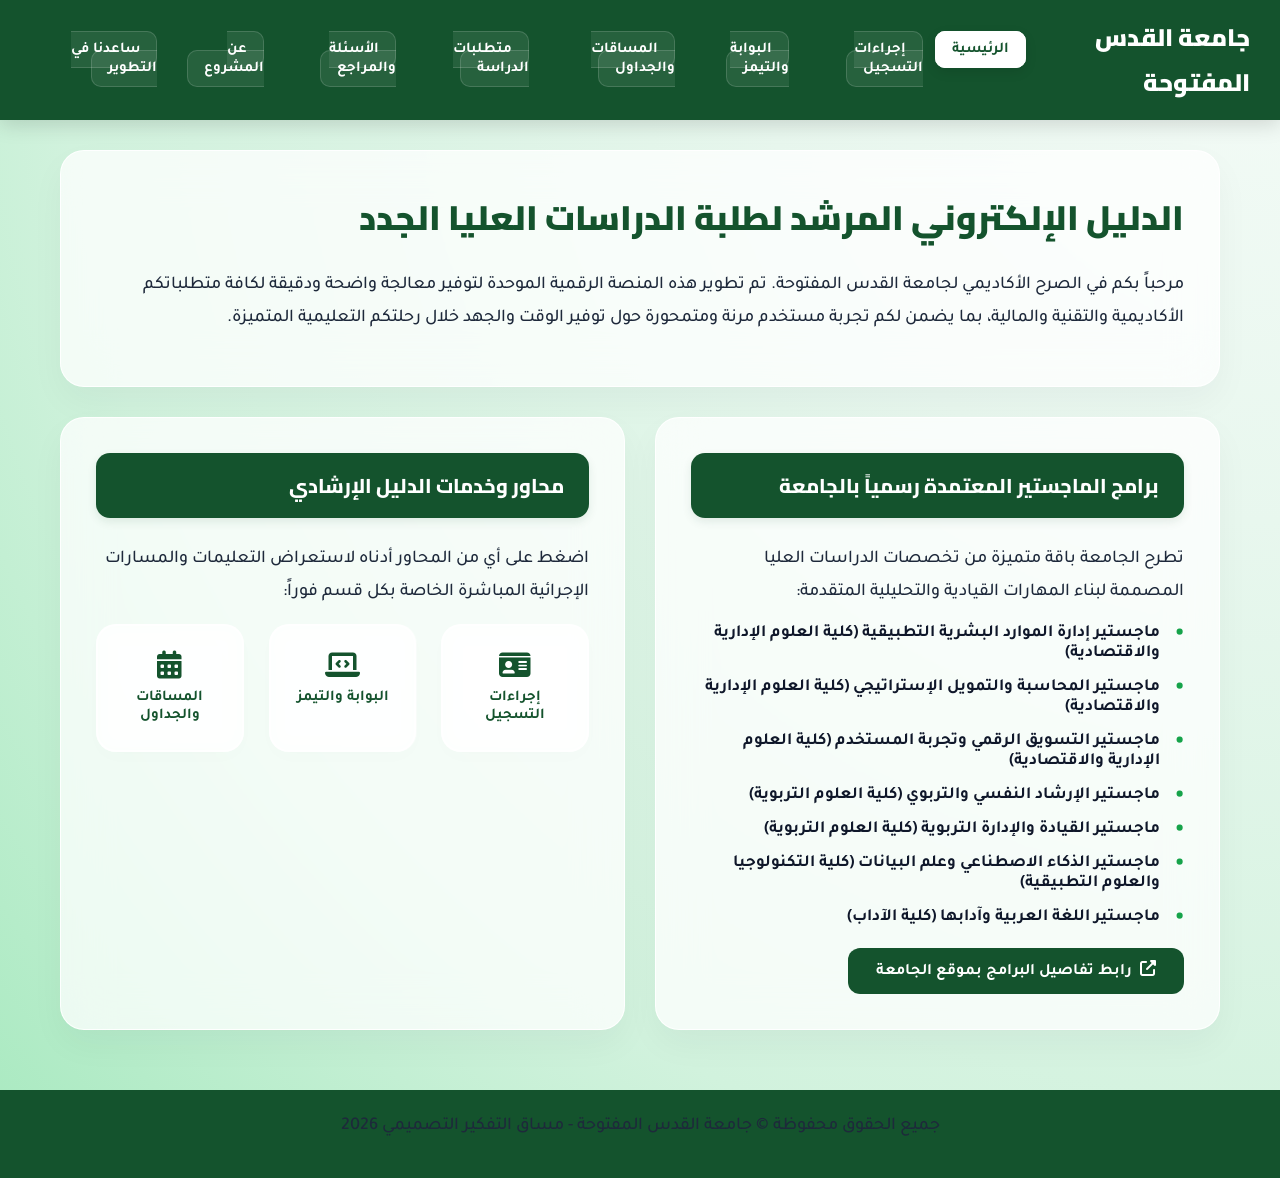
<file: index.html>
<!DOCTYPE html>
<html lang="ar" dir="rtl">
<head>
    <meta charset="UTF-8">
    <meta name="viewport" content="width=device-width, initial-scale=1.0">
    <title>الدليل الإلكتروني الموحد - جامعة القدس المفتوحة</title>
    <link rel="stylesheet" href="css/style.css">
    <link rel="stylesheet" href="https://cdnjs.cloudflare.com/ajax/libs/font-awesome/6.5.1/css/all.min.css">
</head>
<body>
    <nav class="navbar">
        <a href="index.html" class="navbar-brand">جامعة القدس المفتوحة</a>
        <div class="menu-toggle" onclick="document.querySelector('.nav-links').classList.toggle('show')">
            <i class="fas fa-bars"></i>
        </div>
        <ul class="nav-links">
            <li><a href="index.html" class="active">الرئيسية</a></li>
            <li><a href="pages/registration.html">إجراءات التسجيل</a></li>
            <li><a href="pages/portal.html">البوابة والتيمز</a></li>
            <li><a href="pages/courses.html">المساقات والجداول</a></li>
            <li><a href="pages/requirements.html">متطلبات الدراسة</a></li>
            <li><a href="pages/faqs.html">الأسئلة والمراجع</a></li>
            <li><a href="pages/about.html">عن المشروع</a></li>
            <li><a href="pages/feedback.html">ساعدنا في التطوير</a></li>
        </ul>
    </nav>

    <div class="container">
        <div class="glass-card">
            <h1>الدليل الإلكتروني المرشد لطلبة الدراسات العليا الجدد</h1>
            <p>مرحباً بكم في الصرح الأكاديمي لجامعة القدس المفتوحة. تم تطوير هذه المنصة الرقمية الموحدة لتوفير معالجة واضحة ودقيقة لكافة متطلباتكم الأكاديمية والتقنية والمالية، بما يضمن لكم تجربة مستخدم مرنة ومتمحورة حول توفير الوقت والجهد خلال رحلتكم التعليمية المتميزة.</p>
        </div>

        <div class="grid-2">
            <div class="glass-card">
                <div class="section-header">برامج الماجستير المعتمدة رسمياً بالجامعة</div>
                <p>تطرح الجامعة باقة متميزة من تخصصات الدراسات العليا المصممة لبناء المهارات القيادية والتحليلية المتقدمة:</p>
                <div class="list-item"><b>ماجستير إدارة الموارد البشرية التطبيقية</b> (كلية العلوم الإدارية والاقتصادية)</div>
                <div class="list-item"><b>ماجستير المحاسبة والتمويل الإستراتيجي</b> (كلية العلوم الإدارية والاقتصادية)</div>
                <div class="list-item"><b>ماجستير التسويق الرقمي وتجربة المستخدم</b> (كلية العلوم الإدارية والاقتصادية)</div>
                <div class="list-item"><b>ماجستير الإرشاد النفسي والتربوي</b> (كلية العلوم التربوية)</div>
                <div class="list-item"><b>ماجستير القيادة والإدارة التربوية</b> (كلية العلوم التربوية)</div>
                <div class="list-item"><b>ماجستير الذكاء الاصطناعي وعلم البيانات</b> (كلية التكنولوجيا والعلوم التطبيقية)</div>
                <div class="list-item"><b>ماجستير اللغة العربية وآدابها</b> (كلية الآداب)</div>
                <div style="margin-top: 20px;">
                    <a href="https://www.qou.edu/ar/admission_Reg/master/masters.jsp" target="_blank" class="btn"><i class="fas fa-external-link-alt" style="margin-left: 8px;"></i>رابط تفاصيل البرامج بموقع الجامعة</a>
                </div>
            </div>

            <div class="glass-card">
                <div class="section-header">محاور وخدمات الدليل الإرشادي</div>
                <p>اضغط على أي من المحاور أدناه لاستعراض التعليمات والمسارات الإجرائية المباشرة الخاصة بكل قسم فوراً:</p>
                <div class="grid-3" style="margin-top: 15px;">
                    <div class="tile" onclick="openModal('إجراءات القبول والتسجيل', 'يتضمن هذا المحور تفصيل تسلسل خطوات القبول الفعلي، وحصر الوثائق الثبوتية الأساسية، وجدول المستحقات والرسوم الدراسية الثابتة لحجز المقعد الدراسي.')">
                        <i class="fas fa-id-card" style="font-size: 28px; color: #14532d; margin-bottom: 10px;"></i>
                        <h3 style="font-size: 15px; color:#14532d;">إجراءات التسجيل</h3>
                    </div>
                    <div class="tile" onclick="openModal('البوابة ومنصات التعلم', 'شرح مفصل لكيفية الدخول الأولي للبوابة الأكاديمية الموحدة وتحديث البيانات، بالإضافة إلى آلية دمج واستخدام حساب Microsoft Teams لحضور المحاضرات.')">
                        <i class="fas fa-laptop-code" style="font-size: 28px; color: #14532d; margin-bottom: 10px;"></i>
                        <h3 style="font-size: 15px; color:#14532d;">البوابة والتيمز</h3>
                    </div>
                    <div class="tile" onclick="openModal('المساقات والجداول الدراسية', 'استعراض دقيق لهيكلية الساعات المعتمدة؛ حيث يسجل الطالب 9 ساعات فصلياً و6 ساعات في الفصل الصيفي كحد أقصى، مع توضيح آلية التسجيل الإلكتروني.')">
                        <i class="fas fa-calendar-alt" style="font-size: 28px; color: #14532d; margin-bottom: 10px;"></i>
                        <h3 style="font-size: 15px; color:#14532d;">المساقات والجداول</h3>
                    </div>
                </div>
            </div>
        </div>
    </div>

    <div id="infoModal" class="modal">
        <div class="modal-content">
            <div class="modal-header">
                <span id="modalTitle"></span>
                <span class="modal-close" onclick="closeModal()">&times;</span>
            </div>
            <div class="modal-body">
                <p id="modalText"></p>
            </div>
        </div>
    </div>

    <div class="toast-container" id="toastContainer"></div>

    <footer>
        <p>جميع الحقوق محفوظة © جامعة القدس المفتوحة - مساق التفكير التصميمي 2026</p>
    </footer>

    <script>
        function openModal(title, text) {
            document.getElementById('modalTitle').innerText = title;
            document.getElementById('modalText').innerText = text;
            document.getElementById('infoModal').style.display = 'flex';
        }
        function closeModal() {
            document.getElementById('infoModal').style.display = 'none';
        }
        window.onclick = function(event) {
            if (event.target == document.getElementById('infoModal')) closeModal();
        }

        // إشعارات واقعية وموجهة تقترح الانتقال لتبويبات مهمة
        setTimeout(() => {
            const container = document.getElementById('toastContainer');
            const toast = document.createElement('div');
            toast.className = 'toast-notification';
            toast.innerHTML = '<i class="fas fa-comment-dots"></i> <span>هل لديك مقترحات لتطوير المنصة؟ اضغط هنا لزيارة صفحة "ساعدنا في التطوير" وإدخال رأيك حياً.</span>';
            toast.onclick = () => window.location.href = 'pages/feedback.html';
            container.appendChild(toast);
            setTimeout(() => toast.remove(), 7000);
        }, 2000);
    </script>
</body>
</html>
</file>
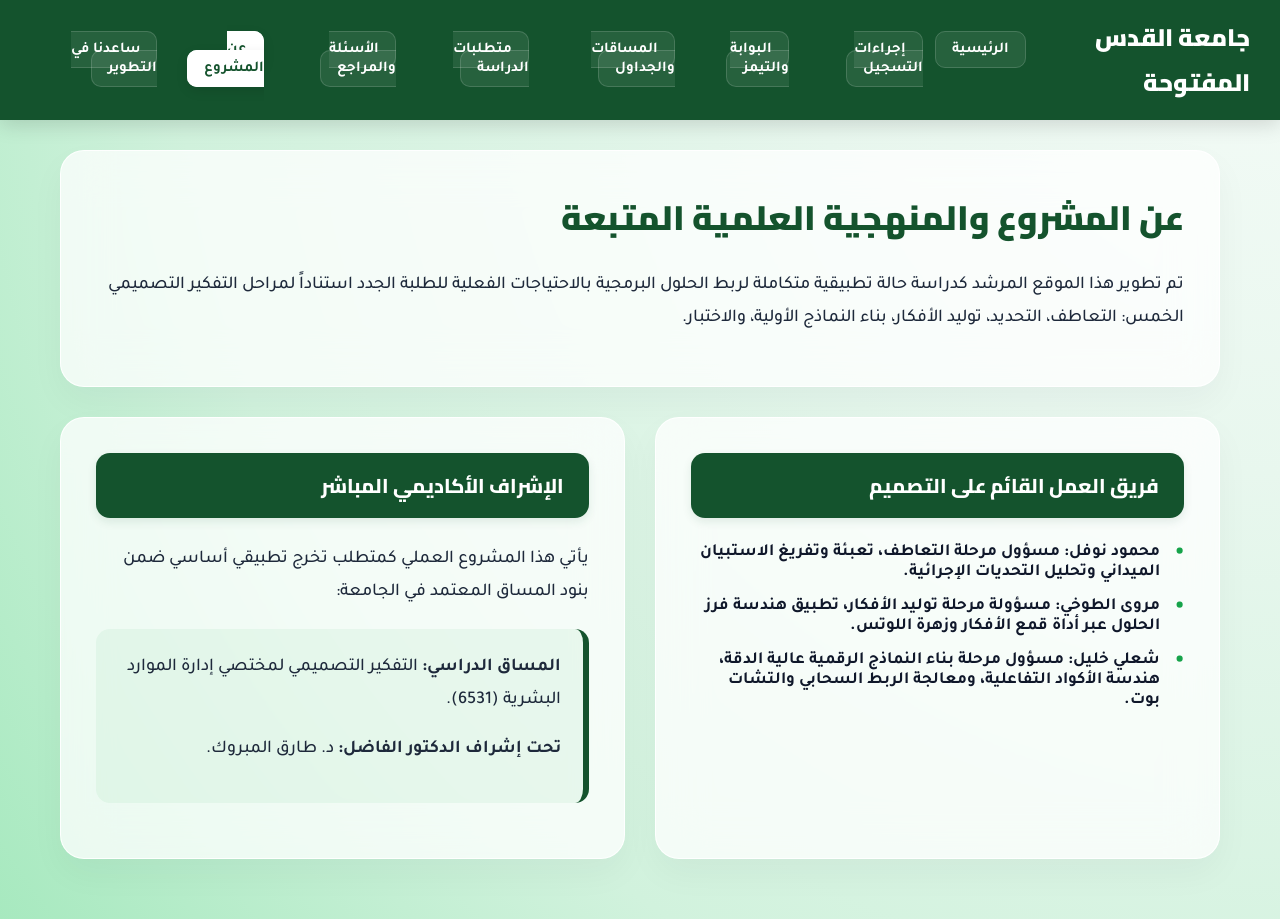
<file: pages/about.html>
<!DOCTYPE html>
<html lang="ar" dir="rtl">
<head>
    <meta charset="UTF-8">
    <meta name="viewport" content="width=device-width, initial-scale=1.0">
    <title>عن المشروع وفريق العمل - جامعة القدس المفتوحة</title>
    <link rel="stylesheet" href="../css/style.css">
    <link rel="stylesheet" href="https://cdnjs.cloudflare.com/ajax/libs/font-awesome/6.5.1/css/all.min.css">
</head>
<body>
    <nav class="navbar">
        <a href="../index.html" class="navbar-brand">جامعة القدس المفتوحة</a>
        <div class="menu-toggle" onclick="document.querySelector('.nav-links').classList.toggle('show')">
            <i class="fas fa-bars"></i>
        </div>
        <ul class="nav-links">
            <li><a href="../index.html">الرئيسية</a></li>
            <li><a href="registration.html">إجراءات التسجيل</a></li>
            <li><a href="portal.html">البوابة والتيمز</a></li>
            <li><a href="courses.html">المساقات والجداول</a></li>
            <li><a href="requirements.html">متطلبات الدراسة</a></li>
            <li><a href="faqs.html">الأسئلة والمراجع</a></li>
            <li><a href="about.html" class="active">عن المشروع</a></li>
            <li><a href="feedback.html">ساعدنا في التطوير</a></li>
        </ul>
    </nav>

    <div class="container">
        <div class="glass-card">
            <h1>عن المشروع والمنهجية العلمية المتبعة</h1>
            <p>تم تطوير هذا الموقع المرشد كدراسة حالة تطبيقية متكاملة لربط الحلول البرمجية بالاحتياجات الفعلية للطلبة الجدد استناداً لمراحل التفكير التصميمي الخمس: التعاطف، التحديد، توليد الأفكار، بناء النماذج الأولية، والاختبار.</p>
        </div>

        <div class="grid-2">
            <div class="glass-card">
                <div class="section-header">فريق العمل القائم على التصميم</div>
                <div class="list-item"><b>محمود نوفل:</b> مسؤول مرحلة التعاطف، تعبئة وتفريغ الاستبيان الميداني وتحليل التحديات الإجرائية.</div>
                <div class="list-item"><b>مروى الطوخي:</b> مسؤولة مرحلة توليد الأفكار، تطبيق هندسة فرز الحلول عبر أداة قمع الأفكار وزهرة اللوتس.</div>
                <div class="list-item"><b>شعلي خليل:</b> مسؤول مرحلة بناء النماذج الرقمية عالية الدقة، هندسة الأكواد التفاعلية، ومعالجة الربط السحابي والتشات بوت.</div>
            </div>

            <div class="glass-card">
                <div class="section-header">الإشراف الأكاديمي المباشر</div>
                <p>يأتي هذا المشروع العملي كمتطلب تخرج تطبيقي أساسي ضمن بنود المساق المعتمد في الجامعة:</p>
                <div class="alert-box">
                    <p><b>المساق الدراسي:</b> التفكير التصميمي لمختصي إدارة الموارد البشرية (6531).</p>
                    <p style="margin-top: 10px;"><b>تحت إشراف الدكتور الفاضل:</b> د. طارق المبروك.</p>
                </div>
            </div>
        </div>
    </div>
</body>
</html>
</file>
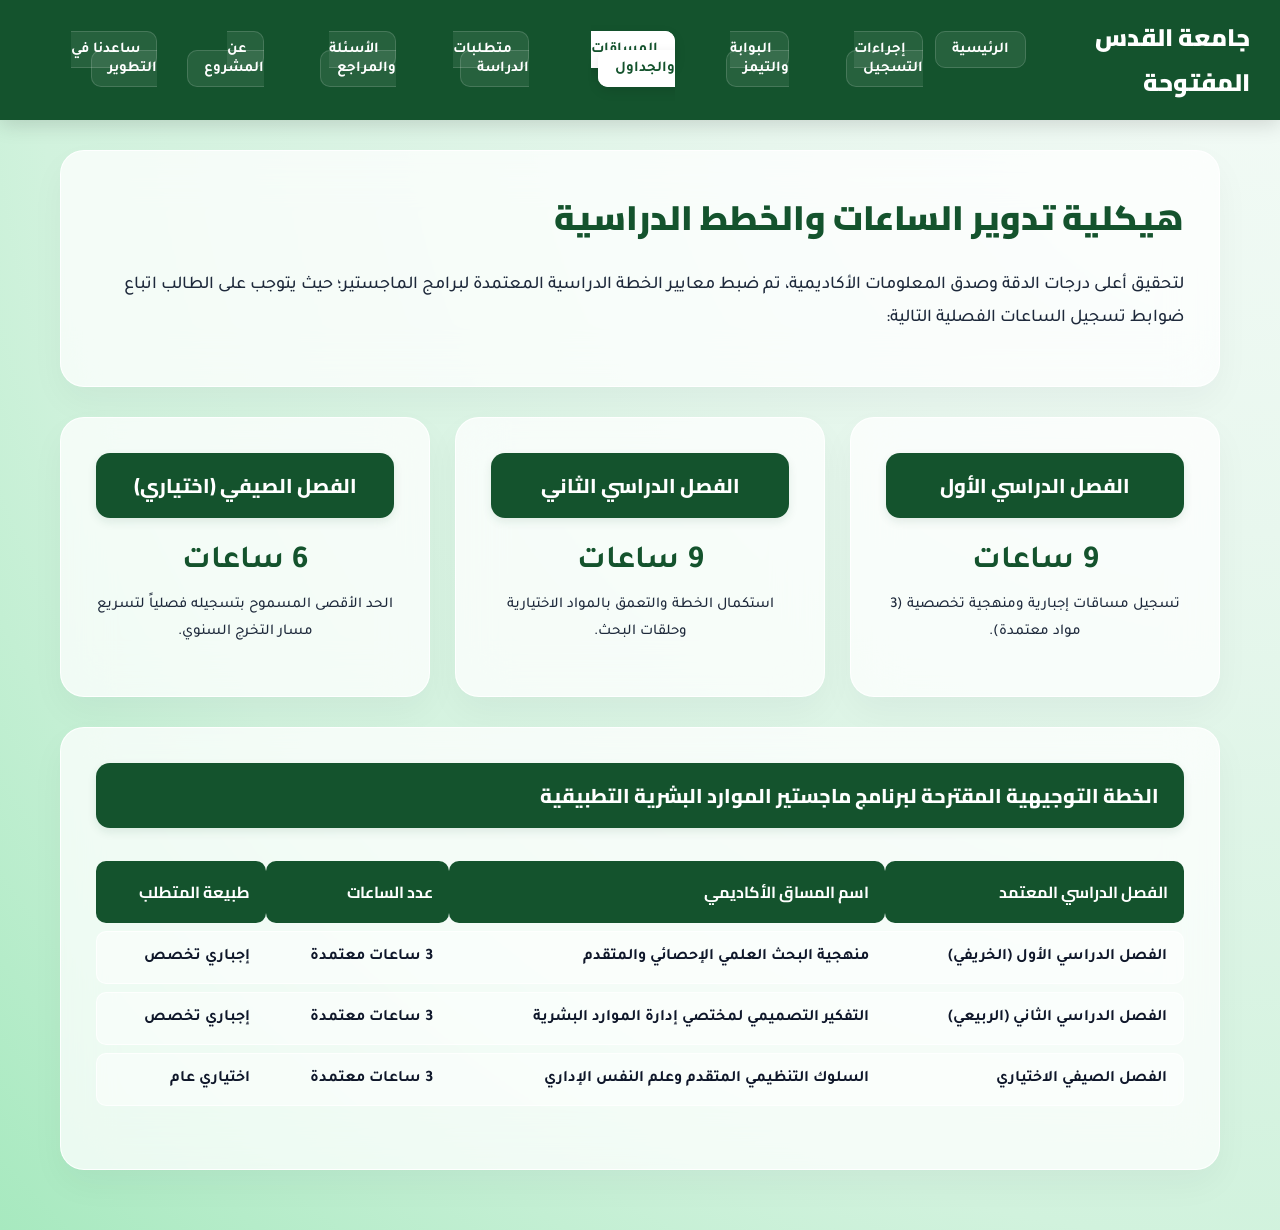
<file: pages/courses.html>
<!DOCTYPE html>
<html lang="ar" dir="rtl">
<head>
    <meta charset="UTF-8">
    <meta name="viewport" content="width=device-width, initial-scale=1.0">
    <title>المساقات والجداول الدراسية - جامعة القدس المفتوحة</title>
    <link rel="stylesheet" href="../css/style.css">
    <link rel="stylesheet" href="https://cdnjs.cloudflare.com/ajax/libs/font-awesome/6.5.1/css/all.min.css">
</head>
<body>
    <nav class="navbar">
        <a href="../index.html" class="navbar-brand">جامعة القدس المفتوحة</a>
        <div class="menu-toggle" onclick="document.querySelector('.nav-links').classList.toggle('show')">
            <i class="fas fa-bars"></i>
        </div>
        <ul class="nav-links">
            <li><a href="../index.html">الرئيسية</a></li>
            <li><a href="registration.html">إجراءات التسجيل</a></li>
            <li><a href="portal.html">البوابة والتيمز</a></li>
            <li><a href="courses.html" class="active">المساقات والجداول</a></li>
            <li><a href="requirements.html">متطلبات الدراسة</a></li>
            <li><a href="faqs.html">الأسئلة والمراجع</a></li>
            <li><a href="about.html">عن المشروع</a></li>
            <li><a href="feedback.html">ساعدنا في التطوير</a></li>
        </ul>
    </nav>

    <div class="container">
        <div class="glass-card">
            <h1>هيكلية تدوير الساعات والخطط الدراسية</h1>
            <p>لتحقيق أعلى درجات الدقة وصدق المعلومات الأكاديمية، تم ضبط معايير الخطة الدراسية المعتمدة لبرامج الماجستير؛ حيث يتوجب على الطالب اتباع ضوابط تسجيل الساعات الفصلية التالية:</p>
        </div>

        <div class="grid-3">
            <div class="glass-card" style="text-align: center;">
                <div class="section-header">الفصل الدراسي الأول</div>
                <h2 style="font-size: 32px; color: #14532d; margin-bottom: 10px;">9 ساعات</h2>
                <p style="font-size: 15px;">تسجيل مساقات إجبارية ومنهجية تخصصية (3 مواد معتمدة).</p>
            </div>
            <div class="glass-card" style="text-align: center;">
                <div class="section-header">الفصل الدراسي الثاني</div>
                <h2 style="font-size: 32px; color: #14532d; margin-bottom: 10px;">9 ساعات</h2>
                <p style="font-size: 15px;">استكمال الخطة والتعمق بالمواد الاختيارية وحلقات البحث.</p>
            </div>
            <div class="glass-card" style="text-align: center;">
                <div class="section-header">الفصل الصيفي (اختياري)</div>
                <h2 style="font-size: 32px; color: #14532d; margin-bottom: 10px;">6 ساعات</h2>
                <p style="font-size: 15px;">الحد الأقصى المسموح بتسجيله فصلياً لتسريع مسار التخرج السنوي.</p>
            </div>
        </div>

        <div class="glass-card">
            <div class="section-header">الخطة التوجيهية المقترحة لبرنامج ماجستير الموارد البشرية التطبيقية</div>
            <table>
                <thead>
                    <tr>
                        <th>الفصل الدراسي المعتمد</th>
                        <th>اسم المساق الأكاديمي</th>
                        <th>عدد الساعات</th>
                        <th>طبيعة المتطلب</th>
                    </tr>
                </thead>
                <tbody>
                    <tr>
                        <td>الفصل الدراسي الأول (الخريفي)</td>
                        <td>منهجية البحث العلمي الإحصائي والمتقدم</td>
                        <td>3 ساعات معتمدة</td>
                        <td>إجباري تخصص</td>
                    </tr>
                    <tr>
                        <td>الفصل الدراسي الثاني (الربيعي)</td>
                        <td>التفكير التصميمي لمختصي إدارة الموارد البشرية</td>
                        <td>3 ساعات معتمدة</td>
                        <td>إجباري تخصص</td>
                    </tr>
                    <tr>
                        <td>الفصل الصيفي الاختياري</td>
                        <td>السلوك التنظيمي المتقدم وعلم النفس الإداري</td>
                        <td>3 ساعات معتمدة</td>
                        <td>اختياري عام</td>
                    </tr>
                </tbody>
            </table>
        </div>
    </div>
    <div class="toast-container" id="toastContainer"></div>
    <script>
        setTimeout(() => {
            const container = document.getElementById('toastContainer');
            const toast = document.createElement('div');
            toast.className = 'toast-notification';
            toast.innerHTML = '<i class="fas fa-graduation-cap"></i> <span>تنبيه أكاديمي: يرجى التحقق من مطابقة جدولك الدراسي الجديد لضمان عدم تجاوز حد الـ 9 ساعات فصلياً. اضغط لمعاينة المتطلبات.</span>';
            toast.onclick = () => window.location.href = 'requirements.html';
            container.appendChild(toast);
            setTimeout(() => toast.remove(), 7000);
        }, 3000);
    </script>
</body>
</html>
</file>
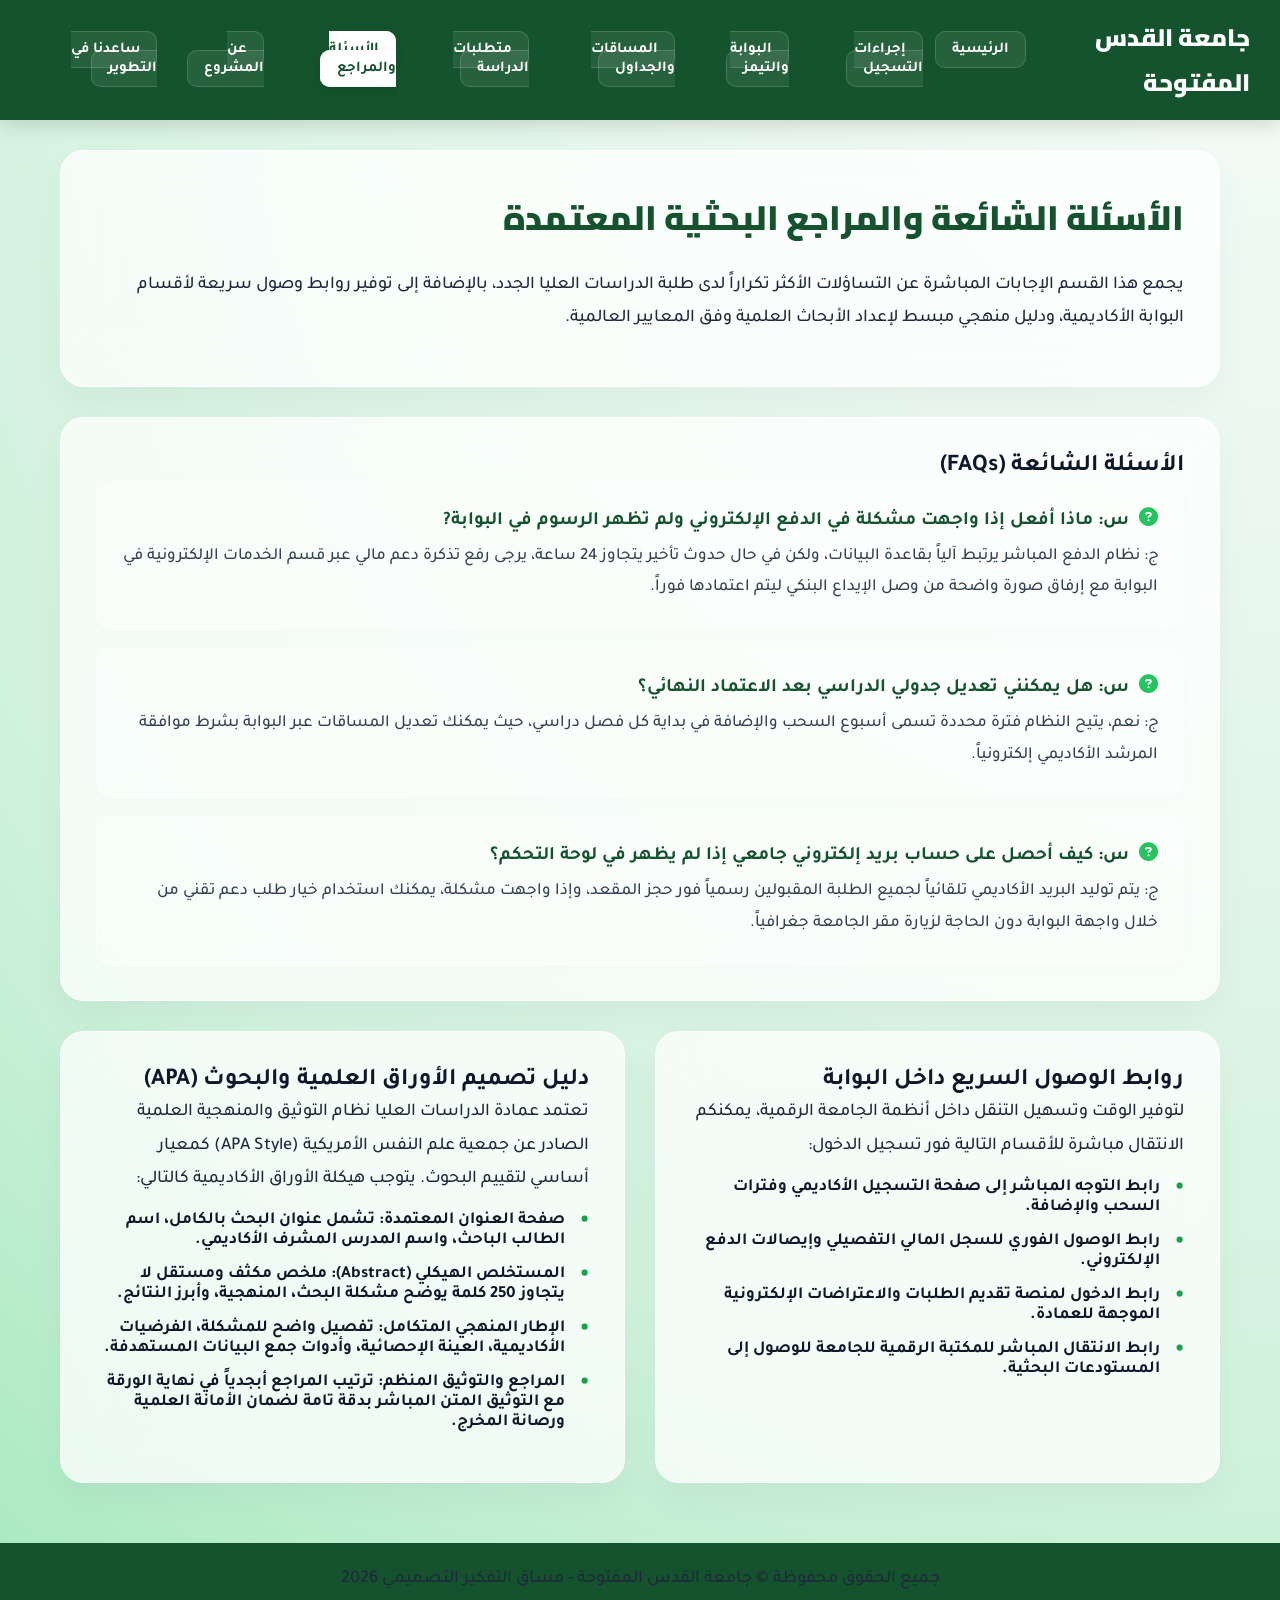
<file: pages/faqs.html>
<!DOCTYPE html>
<html lang="ar" dir="rtl">
<head>
    <meta charset="UTF-8">
    <meta name="viewport" content="width=device-width, initial-scale=1.0">
    <title>الأسئلة الشائعة والمراجع العلمية - جامعة القدس المفتوحة</title>
    <link rel="stylesheet" href="../css/style.css">
    <link rel="stylesheet" href="https://cdnjs.cloudflare.com/ajax/libs/font-awesome/6.5.1/css/all.min.css">
</head>
<body>
    <nav class="navbar">
        <a href="../index.html" class="navbar-brand">جامعة القدس المفتوحة</a>
        <ul class="nav-links">
            <li><a href="../index.html">الرئيسية</a></li>
            <li><a href="registration.html">إجراءات التسجيل</a></li>
            <li><a href="portal.html">البوابة والتيمز</a></li>
            <li><a href="courses.html">المساقات والجداول</a></li>
            <li><a href="requirements.html">متطلبات الدراسة</a></li>
            <li><a href="faqs.html" class="active">الأسئلة والمراجع</a></li>
            <li><a href="about.html">عن المشروع</a></li>
            <li><a href="feedback.html">ساعدنا في التطوير</a></li>
        </ul>
    </nav>

    <div class="container">
        <div class="glass-card">
            <h1>الأسئلة الشائعة والمراجع البحثية المعتمدة</h1>
            <p>يجمع هذا القسم الإجابات المباشرة عن التساؤلات الأكثر تكراراً لدى طلبة الدراسات العليا الجدد، بالإضافة إلى توفير روابط وصول سريعة لأقسام البوابة الأكاديمية، ودليل منهجي مبسط لإعداد الأبحاث العلمية وفق المعايير العالمية.</p>
        </div>

        <div class="glass-card">
            <h2>الأسئلة الشائعة (FAQs)</h2>
            <div style="background: rgba(255,255,255,0.3); padding: 25px; border-radius: 16px; margin-bottom: 20px; border: 1px solid rgba(255,255,255,0.5); box-shadow: 0 4px 15px rgba(0,0,0,0.01);">
                <h3 style="font-size: 19px; color: #14532d; margin-bottom: 8px;"><i class="fas fa-question-circle" style="color: #22c55e; margin-left: 10px;"></i>س: ماذا أفعل إذا واجهت مشكلة في الدفع الإلكتروني ولم تظهر الرسوم في البوابة?</h3>
                <p style="font-size: 17px; margin: 0; color: #334155;">ج: نظام الدفع المباشر يرتبط آلياً بقاعدة البيانات، ولكن في حال حدوث تأخير يتجاوز 24 ساعة، يرجى رفع تذكرة دعم مالي عبر قسم الخدمات الإلكترونية في البوابة مع إرفاق صورة واضحة من وصل الإيداع البنكي ليتم اعتمادها فوراً.</p>
            </div>
            <div style="background: rgba(255,255,255,0.3); padding: 25px; border-radius: 16px; margin-bottom: 20px; border: 1px solid rgba(255,255,255,0.5); box-shadow: 0 4px 15px rgba(0,0,0,0.01);">
                <h3 style="font-size: 19px; color: #14532d; margin-bottom: 8px;"><i class="fas fa-question-circle" style="color: #22c55e; margin-left: 10px;"></i>س: هل يمكنني تعديل جدولي الدراسي بعد الاعتماد النهائي؟</h3>
                <p style="font-size: 17px; margin: 0; color: #334155;">ج: نعم، يتيح النظام فترة محددة تسمى أسبوع السحب والإضافة في بداية كل فصل دراسي، حيث يمكنك تعديل المساقات عبر البوابة بشرط موافقة المرشد الأكاديمي إلكترونياً.</p>
            </div>
            <div style="background: rgba(255,255,255,0.3); padding: 25px; border-radius: 16px; border: 1px solid rgba(255,255,255,0.5); box-shadow: 0 4px 15px rgba(0,0,0,0.01);">
                <h3 style="font-size: 19px; color: #14532d; margin-bottom: 8px;"><i class="fas fa-question-circle" style="color: #22c55e; margin-left: 10px;"></i>س: كيف أحصل على حساب بريد إلكتروني جامعي إذا لم يظهر في لوحة التحكم؟</h3>
                <p style="font-size: 17px; margin: 0; color: #334155;">ج: يتم توليد البريد الأكاديمي تلقائياً لجميع الطلبة المقبولين رسمياً فور حجز المقعد، وإذا واجهت مشكلة، يمكنك استخدام خيار طلب دعم تقني من خلال واجهة البوابة دون الحاجة لزيارة مقر الجامعة جغرافياً.</p>
            </div>
        </div>

        <div class="grid-2">
            <div class="glass-card">
                <h2>روابط الوصول السريع داخل البوابة</h2>
                <p>لتوفير الوقت وتسهيل التنقل داخل أنظمة الجامعة الرقمية، يمكنكم الانتقال مباشرة للأقسام التالية فور تسجيل الدخول:</p>
                <div class="list-item">رابط التوجه المباشر إلى صفحة التسجيل الأكاديمي وفترات السحب والإضافة.</div>
                <div class="list-item">رابط الوصول الفوري للسجل المالي التفصيلي وإيصالات الدفع الإلكتروني.</div>
                <div class="list-item">رابط الدخول لمنصة تقديم الطلبات والاعتراضات الإلكترونية الموجهة للعمادة.</div>
                <div class="list-item">رابط الانتقال المباشر للمكتبة الرقمية للجامعة للوصول إلى المستودعات البحثية.</div>
            </div>

            <div class="glass-card">
                <h2>دليل تصميم الأوراق العلمية والبحوث (APA)</h2>
                <p>تعتمد عمادة الدراسات العليا نظام التوثيق والمنهجية العلمية الصادر عن جمعية علم النفس الأمريكية (APA Style) كمعيار أساسي لتقييم البحوث. يتوجب هيكلة الأوراق الأكاديمية كالتالي:</p>
                <div class="list-item"><b>صفحة العنوان المعتمدة:</b> تشمل عنوان البحث بالكامل، اسم الطالب الباحث، واسم المدرس المشرف الأكاديمي.</div>
                <div class="list-item"><b>المستخلص الهيكلي (Abstract):</b> ملخص مكثف ومستقل لا يتجاوز 250 كلمة يوضح مشكلة البحث، المنهجية، وأبرز النتائج.</div>
                <div class="list-item"><b>الإطار المنهجي المتكامل:</b> تفصيل واضح للمشكلة، الفرضيات الأكاديمية، العينة الإحصائية، وأدوات جمع البيانات المستهدفة.</div>
                <div class="list-item"><b>المراجع والتوثيق المنظم:</b> ترتيب المراجع أبجدياً في نهاية الورقة مع التوثيق المتن المباشر بدقة تامة لضمان الأمانة العلمية ورصانة المخرج.</div>
            </div>
        </div>
    </div>

    <div class="toast-container" id="toastContainer"></div>

    <footer>
        <p>جميع الحقوق محفوظة © جامعة القدس المفتوحة - مساق التفكير التصميمي 2026</p>
    </footer>

    <script>
        const container = document.getElementById('toastContainer');
        setTimeout(() => {
            const toast = document.createElement('div');
            toast.className = 'toast-notification';
            toast.innerHTML = '<i class="fas fa-book-reader"></i> <span>تم تحديث دليل قوالب توثيق المراجع (APA Style) للنسخة الأخيرة، يمكنك تصفحه عبر عمود المراجع.</span>';
            container.appendChild(toast);
            setTimeout(() => toast.remove(), 6000);
        }, 2000);
    </script>
</body>
</html>
</file>
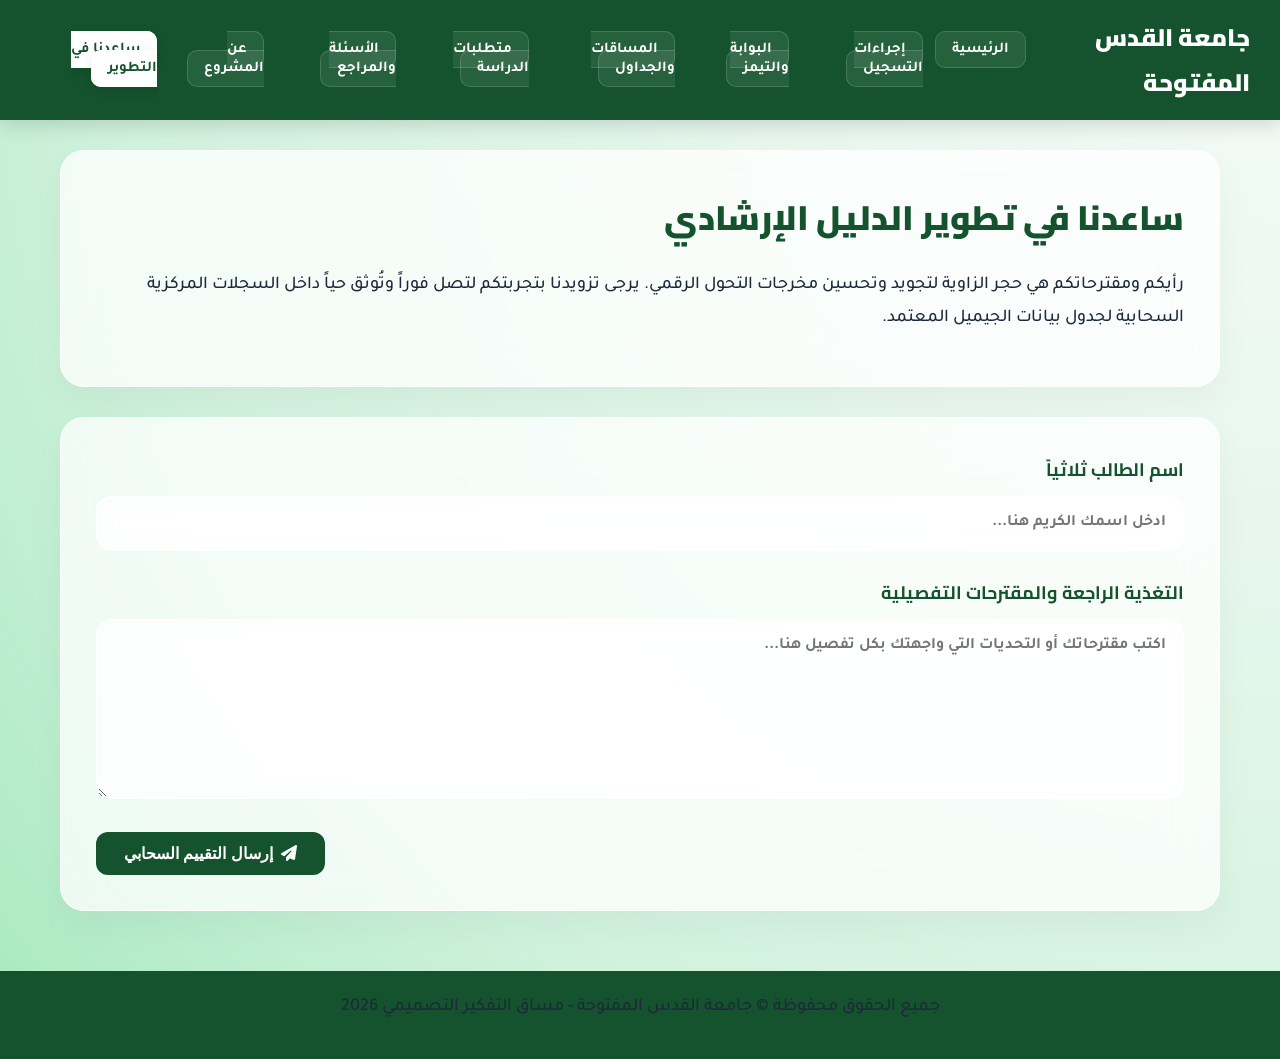
<file: pages/feedback.html>
<!DOCTYPE html>
<html lang="ar" dir="rtl">
<head>
    <meta charset="UTF-8">
    <meta name="viewport" content="width=device-width, initial-scale=1.0">
    <title>ساعدنا في التطوير - جامعة القدس المفتوحة</title>
    <link rel="stylesheet" href="../css/style.css">
    <link rel="stylesheet" href="https://cdnjs.cloudflare.com/ajax/libs/font-awesome/6.5.1/css/all.min.css">
    <style>
        .form-group { margin-bottom: 25px; }
        .form-label { display: block; font-family: 'Cairo', sans-serif; font-weight: 700; color: #14532d; margin-bottom: 10px; font-size: 18px; }
        .form-control { width: 100%; background: rgba(255, 255, 255, 0.5); backdrop-filter: blur(10px); border: 2px solid rgba(255, 255, 255, 0.7); border-radius: 16px; padding: 16px; font-size: 16px; font-family: 'Tajawal', sans-serif; color: #0f172a; font-weight: 600; outline: none; transition: all 0.3s ease; }
        .form-control:focus { border-color: #16a34a; background: rgba(255, 255, 255, 0.8); box-shadow: 0 10px 25px rgba(22, 163, 74, 0.08); }
        textarea.form-control { resize: vertical; min-height: 180px; }
    </style>
</head>
<body>
    <nav class="navbar">
        <a href="../index.html" class="navbar-brand">جامعة القدس المفتوحة</a>
        <div class="menu-toggle" onclick="document.querySelector('.nav-links').classList.toggle('show')">
            <i class="fas fa-bars"></i>
        </div>
        <ul class="nav-links">
            <li><a href="../index.html">الرئيسية</a></li>
            <li><a href="registration.html">إجراءات التسجيل</a></li>
            <li><a href="portal.html">البوابة والتيمز</a></li>
            <li><a href="courses.html">المساقات والجداول</a></li>
            <li><a href="requirements.html">متطلبات الدراسة</a></li>
            <li><a href="faqs.html">الأسئلة والمراجع</a></li>
            <li><a href="about.html">عن المشروع</a></li>
            <li><a href="feedback.html" class="active">ساعدنا في التطوير</a></li>
        </ul>
    </nav>

    <div class="container">
        <div class="glass-card">
            <h1>ساعدنا في تطوير الدليل الإرشادي</h1>
            <p>رأيكم ومقترحاتكم هي حجر الزاوية لتجويد وتحسين مخرجات التحول الرقمي. يرجى تزويدنا بتجربتكم لتصل فوراً وتُوثق حياً داخل السجلات المركزية السحابية لجدول بيانات الجيميل المعتمد.</p>
        </div>

        <div class="glass-card">
            <form id="feedbackForm" onsubmit="event.preventDefault(); sendDataToGoogleSheet();">
                <div class="form-group">
                    <label class="form-label" for="studentName">اسم الطالب ثلاثياً</label>
                    <input type="text" id="studentName" class="form-control" placeholder="أدخل اسمك الكريم هنا..." required>
                </div>
                
                <div class="form-group">
                    <label class="form-label" for="feedbackText">التغذية الراجعة والمقترحات التفصيلية</label>
                    <textarea id="feedbackText" class="form-control" placeholder="اكتب مقترحاتك أو التحديات التي واجهتك بكل تفصيل هنا..." required></textarea>
                </div>

                <div style="text-align: left;">
                    <button type="submit" id="submitBtn" class="btn">
                        <i class="fas fa-paper-plane" style="margin-left: 8px;"></i>إرسال التقييم السحابي
                    </button>
                </div>
            </form>
        </div>
    </div>

    <div class="toast-container" id="toastContainer"></div>

    <footer>
        <p>جميع الحقوق محفوظة © جامعة القدس المفتوحة - مساق التفكير التصميمي 2026</p>
    </footer>

    <script>
        const container = document.getElementById('toastContainer');
        const scriptUrl = 'https://script.google.com/macros/s/AKfycbxdQCQkDn3DAvxHEmCn7ddE_d54vipVw48PPbZ5at4bKWxQTQgLFPRbG6kya_YLf_wW9Q/exec';

        function sendDataToGoogleSheet() {
            const name = document.getElementById('studentName').value;
            const text = document.getElementById('feedbackText').value;
            const date = new Date().toLocaleString('ar-EG');
            const submitBtn = document.getElementById('submitBtn');

            submitBtn.disabled = true;
            submitBtn.innerText = 'جاري المزامنة السحابية...';

            const payload = { name: name, feedback: text, date: date };

            fetch(scriptUrl, {
                method: 'POST',
                mode: 'no-cors',
                cache: 'no-cache',
                headers: { 'Content-Type': 'application/json' },
                body: JSON.stringify(payload)
            })
            .then(() => {
                const successToast = document.createElement('div');
                successToast.className = 'toast-notification';
                successToast.innerHTML = `<i class="fas fa-cloud-upload-alt" style="color: #22c55e;"></i> <span>برافو! تم إرسال التغذية الراجعة وحفظها في قاعدة بيانات Google Sheets الحية بنجاح.</span>`;
                container.appendChild(successToast);
                document.getElementById('feedbackForm').reset();
                setTimeout(() => successToast.remove(), 6000);
            })
            .catch(() => {
                const errorToast = document.createElement('div');
                errorToast.className = 'toast-notification';
                errorToast.style.borderColor = '#ef4444';
                errorToast.innerHTML = '<i class="fas fa-exclamation-triangle" style="color: #ef4444;"></i> <span>خطأ في الاتصال، تأكد من إعدادات الرابط السحابي.</span>';
                container.appendChild(errorToast);
                setTimeout(() => errorToast.remove(), 5000);
            })
            .finally(() => {
                submitBtn.disabled = false;
                submitBtn.innerHTML = '<i class="fas fa-paper-plane" style="margin-left: 8px;"></i>إرسال التقييم السحابي';
            });
        }
    </script>
</body>
</html>
</file>
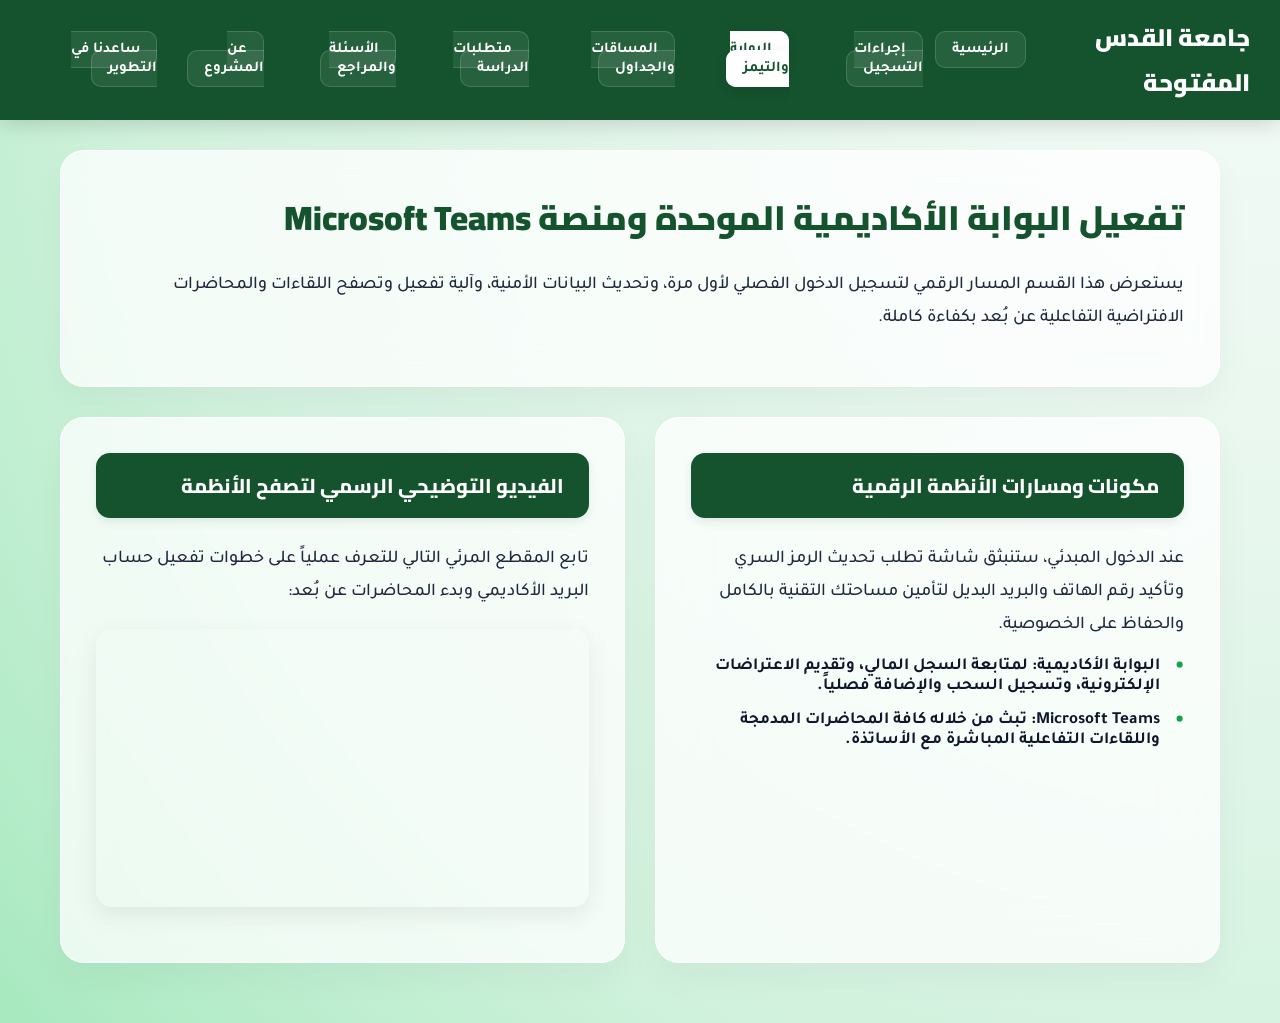
<file: pages/portal.html>
<!DOCTYPE html>
<html lang="ar" dir="rtl">
<head>
    <meta charset="UTF-8">
    <meta name="viewport" content="width=device-width, initial-scale=1.0">
    <title>البوابة ومنصة التيمز - جامعة القدس المفتوحة</title>
    <link rel="stylesheet" href="../css/style.css">
    <link rel="stylesheet" href="https://cdnjs.cloudflare.com/ajax/libs/font-awesome/6.5.1/css/all.min.css">
</head>
<body>
    <nav class="navbar">
        <a href="../index.html" class="navbar-brand">جامعة القدس المفتوحة</a>
        <div class="menu-toggle" onclick="document.querySelector('.nav-links').classList.toggle('show')">
            <i class="fas fa-bars"></i>
        </div>
        <ul class="nav-links">
            <li><a href="../index.html">الرئيسية</a></li>
            <li><a href="registration.html">إجراءات التسجيل</a></li>
            <li><a href="portal.html" class="active">البوابة والتيمز</a></li>
            <li><a href="courses.html">المساقات والجداول</a></li>
            <li><a href="requirements.html">متطلبات الدراسة</a></li>
            <li><a href="faqs.html">الأسئلة والمراجع</a></li>
            <li><a href="about.html">عن المشروع</a></li>
            <li><a href="feedback.html">ساعدنا في التطوير</a></li>
        </ul>
    </nav>

    <div class="container">
        <div class="glass-card">
            <h1>تفعيل البوابة الأكاديمية الموحدة ومنصة Microsoft Teams</h1>
            <p>يستعرض هذا القسم المسار الرقمي لتسجيل الدخول الفصلي لأول مرة، وتحديث البيانات الأمنية، وآلية تفعيل وتصفح اللقاءات والمحاضرات الافتراضية التفاعلية عن بُعد بكفاءة كاملة.</p>
        </div>

        <div class="grid-2">
            <div class="glass-card">
                <div class="section-header">مكونات ومسارات الأنظمة الرقمية</div>
                <p>عند الدخول المبدئي، ستنبثق شاشة تطلب تحديث الرمز السري وتأكيد رقم الهاتف والبريد البديل لتأمين مساحتك التقنية بالكامل والحفاظ على الخصوصية.</p>
                <div class="list-item"><b>البوابة الأكاديمية:</b> لمتابعة السجل المالي، وتقديم الاعتراضات الإلكترونية، وتسجيل السحب والإضافة فصلياً.</div>
                <div class="list-item"><b>Microsoft Teams:</b> تبث من خلاله كافة المحاضرات المدمجة واللقاءات التفاعلية المباشرة مع الأساتذة.</div>
            </div>

            <div class="glass-card">
                <div class="section-header">الفيديو التوضيحي الرسمي لتصفح الأنظمة</div>
                <p>تابع المقطع المرئي التالي للتعرف عملياً على خطوات تفعيل حساب البريد الأكاديمي وبدء المحاضرات عن بُعد:</p>
                <div class="video-container">
                    <iframe src="https://www.youtube.com/embed/XqC9rQ38Slo" allowfullscreen></iframe>
                </div>
            </div>
        </div>
    </div>
</body>
</html>
</file>
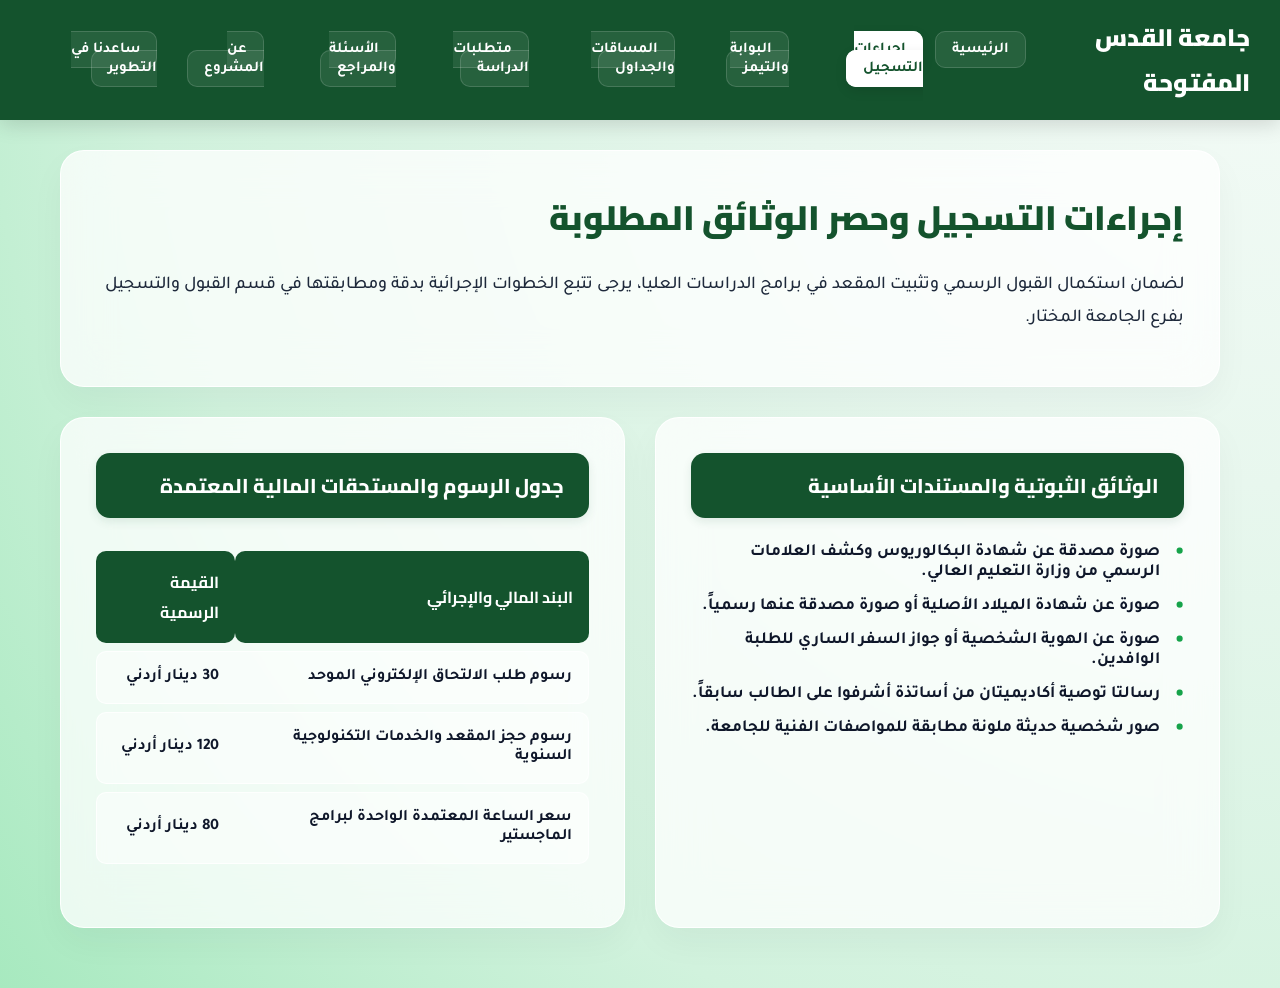
<file: pages/registration.html>
<!DOCTYPE html>
<html lang="ar" dir="rtl">
<head>
    <meta charset="UTF-8">
    <meta name="viewport" content="width=device-width, initial-scale=1.0">
    <title>إجراءات التسجيل والقبول - جامعة القدس المفتوحة</title>
    <link rel="stylesheet" href="../css/style.css">
    <link rel="stylesheet" href="https://cdnjs.cloudflare.com/ajax/libs/font-awesome/6.5.1/css/all.min.css">
</head>
<body>
    <nav class="navbar">
        <a href="../index.html" class="navbar-brand">جامعة القدس المفتوحة</a>
        <div class="menu-toggle" onclick="document.querySelector('.nav-links').classList.toggle('show')">
            <i class="fas fa-bars"></i>
        </div>
        <ul class="nav-links">
            <li><a href="../index.html">الرئيسية</a></li>
            <li><a href="registration.html" class="active">إجراءات التسجيل</a></li>
            <li><a href="portal.html">البوابة والتيمز</a></li>
            <li><a href="courses.html">المساقات والجداول</a></li>
            <li><a href="requirements.html">متطلبات الدراسة</a></li>
            <li><a href="faqs.html">الأسئلة والمراجع</a></li>
            <li><a href="about.html">عن المشروع</a></li>
            <li><a href="feedback.html">ساعدنا في التطوير</a></li>
        </ul>
    </nav>

    <div class="container">
        <div class="glass-card">
            <h1>إجراءات التسجيل وحصر الوثائق المطلوبة</h1>
            <p>لضمان استكمال القبول الرسمي وتثبيت المقعد في برامج الدراسات العليا، يرجى تتبع الخطوات الإجرائية بدقة ومطابقتها في قسم القبول والتسجيل بفرع الجامعة المختار.</p>
        </div>

        <div class="grid-2">
            <div class="glass-card">
                <div class="section-header">الوثائق الثبوتية والمستندات الأساسية</div>
                <div class="list-item">صورة مصدقة عن شهادة البكالوريوس وكشف العلامات الرسمي من وزارة التعليم العالي.</div>
                <div class="list-item">صورة عن شهادة الميلاد الأصلية أو صورة مصدقة عنها رسمياً.</div>
                <div class="list-item">صورة عن الهوية الشخصية أو جواز السفر الساري للطلبة الوافدين.</div>
                <div class="list-item">رسالتا توصية أكاديميتان من أساتذة أشرفوا على الطالب سابقاً.</div>
                <div class="list-item">صور شخصية حديثة ملونة مطابقة للمواصفات الفنية للجامعة.</div>
            </div>

            <div class="glass-card">
                <div class="section-header">جدول الرسوم والمستحقات المالية المعتمدة</div>
                <table>
                    <thead>
                        <tr>
                            <th>البند المالي والإجرائي</th>
                            <th>القيمة الرسمية</th>
                        </tr>
                    </thead>
                    <tbody>
                        <tr>
                            <td>رسوم طلب الالتحاق الإلكتروني الموحد</td>
                            <td>30 دينار أردني</td>
                        </tr>
                        <tr>
                            <td>رسوم حجز المقعد والخدمات التكنولوجية السنوية</td>
                            <td>120 دينار أردني</td>
                        </tr>
                        <tr>
                            <td>سعر الساعة المعتمدة الواحدة لبرامج الماجستير</td>
                            <td>80 دينار أردني</td>
                        </tr>
                    </tbody>
                </table>
            </div>
        </div>
    </div>
</body>
</html>
</file>
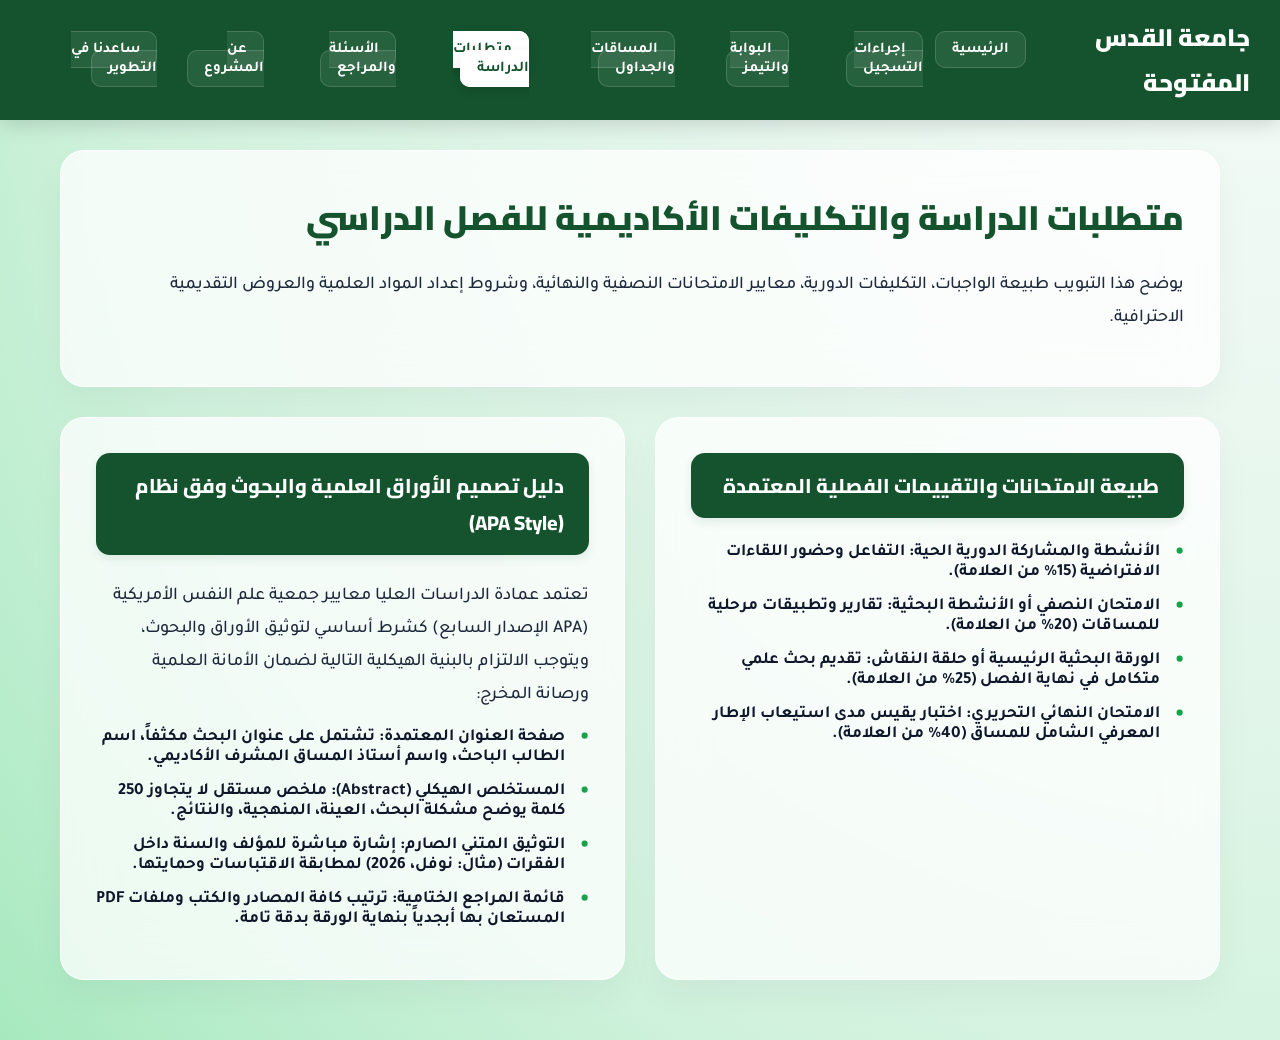
<file: pages/requirements.html>
<!DOCTYPE html>
<html lang="ar" dir="rtl">
<head>
    <meta charset="UTF-8">
    <meta name="viewport" content="width=device-width, initial-scale=1.0">
    <title>متطلبات الدراسة والتكليفات - جامعة القدس المفتوحة</title>
    <link rel="stylesheet" href="../css/style.css">
    <link rel="stylesheet" href="https://cdnjs.cloudflare.com/ajax/libs/font-awesome/6.5.1/css/all.min.css">
</head>
<body>
    <nav class="navbar">
        <a href="../index.html" class="navbar-brand">جامعة القدس المفتوحة</a>
        <div class="menu-toggle" onclick="document.querySelector('.nav-links').classList.toggle('show')">
            <i class="fas fa-bars"></i>
        </div>
        <ul class="nav-links">
            <li><a href="../index.html">الرئيسية</a></li>
            <li><a href="registration.html">إجراءات التسجيل</a></li>
            <li><a href="portal.html">البوابة والتيمز</a></li>
            <li><a href="courses.html">المساقات والجداول</a></li>
            <li><a href="requirements.html" class="active">متطلبات الدراسة</a></li>
            <li><a href="faqs.html">الأسئلة والمراجع</a></li>
            <li><a href="about.html">عن المشروع</a></li>
            <li><a href="feedback.html">ساعدنا في التطوير</a></li>
        </ul>
    </nav>

    <div class="container">
        <div class="glass-card">
            <h1>متطلبات الدراسة والتكليفات الأكاديمية للفصل الدراسي</h1>
            <p>يوضح هذا التبويب طبيعة الواجبات، التكليفات الدورية، معايير الامتحانات النصفية والنهائية، وشروط إعداد المواد العلمية والعروض التقديمية الاحترافية.</p>
        </div>

        <div class="grid-2">
            <div class="glass-card">
                <div class="section-header">طبيعة الامتحانات والتقييمات الفصلية المعتمدة</div>
                <div class="list-item"><b>الأنشطة والمشاركة الدورية الحية:</b> التفاعل وحضور اللقاءات الافتراضية (15% من العلامة).</div>
                <div class="list-item"><b>الامتحان النصفي أو الأنشطة البحثية:</b> تقارير وتطبيقات مرحلية للمساقات (20% من العلامة).</div>
                <div class="list-item"><b>الورقة البحثية الرئيسية أو حلقة النقاش:</b> تقديم بحث علمي متكامل في نهاية الفصل (25% من العلامة).</div>
                <div class="list-item"><b>الامتحان النهائي التحريري:</b> اختبار يقيس مدى استيعاب الإطار المعرفي الشامل للمساق (40% من العلامة).</div>
            </div>

            <div class="glass-card">
                <div class="section-header">دليل تصميم الأوراق العلمية والبحوث وفق نظام (APA Style)</div>
                <p>تعتمد عمادة الدراسات العليا معايير جمعية علم النفس الأمريكية (APA الإصدار السابع) كشرط أساسي لتوثيق الأوراق والبحوث، ويتوجب الالتزام بالبنية الهيكلية التالية لضمان الأمانة العلمية ورصانة المخرج:</p>
                <div class="list-item"><b>صفحة العنوان المعتمدة:</b> تشتمل على عنوان البحث مكثفاً، اسم الطالب الباحث، واسم أستاذ المساق المشرف الأكاديمي.</div>
                <div class="list-item"><b>المستخلص الهيكلي (Abstract):</b> ملخص مستقل لا يتجاوز 250 كلمة يوضح مشكلة البحث، العينة، المنهجية، والنتائج.</div>
                <div class="list-item"><b>التوثيق المتني الصارم:</b> إشارة مباشرة للمؤلف والسنة داخل الفقرات (مثال: نوفل، 2026) لمطابقة الاقتباسات وحمايتها.</div>
                <div class="list-item"><b>قائمة المراجع الختامية:</b> ترتيب كافة المصادر والكتب وملفات PDF المستعان بها أبجدياً بنهاية الورقة بدقة تامة.</div>
            </div>
        </div>
    </div>
</body>
</html>
</file>
<file: css/style.css>
@import url('https://fonts.googleapis.com/css2?family=Cairo:wght=700;800;900&family=Tajawal:wght=500;700;800;900&display=swap');

* {
    box-sizing: border-box;
    margin: 0;
    padding: 0;
}

body {
    background: radial-gradient(circle at top right, #f4fbf7 0%, #e8f7ee 30%, #d1f2dd 70%, #a7e9bf 100%);
    color: #0f172a;
    font-family: 'Tajawal', sans-serif;
    direction: rtl;
    text-align: right;
    min-height: 100vh;
    display: flex;
    flex-direction: column;
    overflow-x: hidden;
}

/* شريط القوائم المطور - مربعات مرنة عالية التباين ومتجاوبة */
.navbar {
    background: #14532d;
    padding: 15px 30px;
    display: flex;
    justify-content: space-between;
    align-items: center;
    position: sticky;
    top: 0;
    z-index: 1000;
    box-shadow: 0 4px 20px rgba(0,0,0,0.15);
}

.navbar-brand {
    font-family: 'Cairo', sans-serif;
    font-size: 24px;
    font-weight: 900;
    color: #ffffff;
    text-decoration: none;
}

.menu-toggle {
    display: none;
    color: white;
    font-size: 24px;
    cursor: pointer;
}

.nav-links {
    display: flex;
    gap: 12px;
    list-style: none;
}

.nav-links a {
    color: #ffffff;
    text-decoration: none;
    font-size: 15px;
    font-weight: 700;
    padding: 10px 16px;
    border-radius: 10px;
    background: rgba(255, 255, 255, 0.08);
    border: 1px solid rgba(255, 255, 255, 0.15);
    transition: all 0.3s ease;
}

.nav-links a:hover, .nav-links a.active {
    color: #14532d;
    background: #ffffff;
    border-color: #ffffff;
    box-shadow: 0 4px 12px rgba(0, 0, 0, 0.1);
}

.container {
    flex-grow: 1;
    max-width: 1200px;
    width: 100%;
    margin: 30px auto;
    padding: 0 20px;
}

/* بطاقات زجاجية مريحة ومعززة بصرياً */
.glass-card {
    background: rgba(255, 255, 255, 0.75);
    backdrop-filter: blur(24px);
    -webkit-backdrop-filter: blur(24px);
    border: 1px solid rgba(255, 255, 255, 0.9);
    border-radius: 24px;
    padding: 35px;
    box-shadow: 0 15px 35px rgba(15, 23, 42, 0.04);
    margin-bottom: 30px;
}

/* ترويسات خضراء غامقة كمربعات وعناوين بيضاء */
.section-header {
    background: #14532d;
    color: #ffffff;
    padding: 14px 25px;
    border-radius: 14px;
    font-family: 'Cairo', sans-serif;
    font-size: 20px;
    font-weight: 800;
    margin-bottom: 25px;
    box-shadow: 0 4px 10px rgba(20, 83, 45, 0.1);
}

h1 {
    font-family: 'Cairo', sans-serif;
    color: #14532d;
    font-weight: 900;
    font-size: 34px;
    margin-bottom: 20px;
}

p {
    font-size: 18px;
    line-height: 1.85;
    color: #1e293b;
    font-weight: 500;
    margin-bottom: 15px;
}

.grid-2 {
    display: grid;
    grid-template-columns: 1fr 1fr;
    gap: 30px;
}

.grid-3 {
    display: grid;
    grid-template-columns: repeat(3, 1fr);
    gap: 25px;
}

.tile {
    background: rgba(255, 255, 255, 0.65);
    backdrop-filter: blur(10px);
    border: 2px solid rgba(255, 255, 255, 0.8);
    border-radius: 20px;
    padding: 25px;
    text-align: center;
    box-shadow: 0 6px 20px rgba(0, 0, 0, 0.01);
    transition: all 0.3s cubic-bezier(0.4, 0, 0.2, 1);
    cursor: pointer;
}

.tile:hover {
    transform: translateY(-6px);
    border-color: #16a34a;
    background: rgba(255, 255, 255, 0.9);
    box-shadow: 0 12px 30px rgba(22, 163, 74, 0.12);
}

.btn {
    display: inline-block;
    background: #14532d;
    color: #ffffff;
    padding: 12px 28px;
    border-radius: 12px;
    text-decoration: none;
    font-weight: 700;
    font-size: 16px;
    border: none;
    cursor: pointer;
    transition: all 0.2s ease;
}

.btn:hover {
    background: #166534;
    transform: translateY(-2px);
    box-shadow: 0 6px 15px rgba(20, 83, 45, 0.25);
}

/* جداول منسقة وعالية التباين */
table {
    width: 100%;
    border-collapse: separate;
    border-spacing: 0 8px;
    margin: 20px 0;
}

th, td {
    padding: 16px;
    text-align: right;
}

th {
    background: #14532d;
    color: #ffffff;
    font-family: 'Cairo', sans-serif;
    font-weight: 700;
    border-radius: 10px;
}

td {
    background: rgba(255, 255, 255, 0.5);
    border-top: 1px solid rgba(255, 255, 255, 0.8);
    border-bottom: 1px solid rgba(255, 255, 255, 0.8);
    font-weight: 600;
}

td:first-child { border-right: 1px solid rgba(255, 255, 255, 0.8); border-radius: 0 10px 10px 0; }
td:last-child { border-left: 1px solid rgba(255, 255, 255, 0.8); border-radius: 10px 0 0 10px; }

.alert-box {
    background: rgba(22, 163, 74, 0.06);
    border-right: 6px solid #14532d;
    padding: 22px;
    border-radius: 14px;
    margin: 20px 0;
}

.list-item {
    margin-bottom: 14px;
    padding-right: 24px;
    position: relative;
    font-size: 17px;
    font-weight: 600;
}

.list-item::before {
    content: "\2022";
    color: #16a34a;
    font-weight: 900;
    font-size: 22px;
    position: absolute;
    right: 0;
    top: -2px;
}

.video-container {
    position: relative;
    padding-bottom: 56.25%;
    height: 0;
    overflow: hidden;
    max-width: 100%;
    border-radius: 16px;
    box-shadow: 0 8px 25px rgba(0,0,0,0.08);
    margin: 20px 0;
}

.video-container iframe {
    position: absolute;
    top: 0;
    left: 0;
    width: 100%;
    height: 100%;
    border: none;
}

/* نظام النوافذ المنبثقة التفاعلية */
.modal {
    display: none;
    position: fixed;
    top: 0;
    left: 0;
    width: 100%;
    height: 100%;
    background: rgba(15, 23, 42, 0.4);
    backdrop-filter: blur(8px);
    z-index: 2000;
    justify-content: center;
    align-items: center;
    padding: 20px;
}

.modal-content {
    background: #ffffff;
    border-radius: 24px;
    max-width: 600px;
    width: 100%;
    box-shadow: 0 25px 50px rgba(0,0,0,0.15);
    overflow: hidden;
    animation: modalFade 0.3s ease;
}

@keyframes modalFade {
    from { transform: translateY(20px); opacity: 0; }
    to { transform: translateY(0); opacity: 1; }
}

.modal-header {
    background: #14532d;
    color: white;
    padding: 20px;
    font-family: 'Cairo', sans-serif;
    font-size: 18px;
    font-weight: 700;
    display: flex;
    justify-content: space-between;
    align-items: center;
}

.modal-close {
    cursor: pointer;
    font-size: 20px;
}

.modal-body {
    padding: 25px;
}

.toast-container {
    position: fixed;
    bottom: 30px;
    left: 30px;
    z-index: 3000;
    display: flex;
    flex-direction: column;
    gap: 15px;
}

.toast-notification {
    background: #ffffff;
    border-right: 5px solid #14532d;
    padding: 16px 22px;
    border-radius: 14px;
    box-shadow: 0 10px 30px rgba(15, 23, 42, 0.1);
    color: #14532d;
    font-weight: 700;
    font-size: 15px;
    display: flex;
    align-items: center;
    gap: 12px;
    cursor: pointer;
    transition: all 0.2s;
    animation: slideIn 0.4s cubic-bezier(0.175, 0.885, 0.32, 1.275) forwards;
}

.toast-notification:hover {
    transform: scale(1.02);
    background: #f8fafc;
}

@keyframes slideIn {
    from { transform: translateX(-120%); opacity: 0; }
    to { transform: translateX(0); opacity: 1; }
}

footer {
    background: #14532d;
    padding: 20px;
    text-align: center;
    margin-top: auto;
    color: #ffffff;
    font-weight: 600;
    font-size: 15px;
}

/* استعلامات الوسائط المتجاوبة للشاشات الذكية */
@media (max-width: 992px) {
    .menu-toggle { display: block; }
    .nav-links { display: none; width: 100%; flex-direction: column; position: absolute; top: 100%; left: 0; background: #14532d; padding: 20px; box-shadow: 0 10px 20px rgba(0,0,0,0.1); }
    .nav-links.show { display: flex; }
    .nav-links a { background: rgba(255,255,255,0.05); text-align: center; }
    .grid-3 { grid-template-columns: 1fr 1fr; }
}

@media (max-width: 768px) {
    .grid-2, .grid-3 { grid-template-columns: 1fr; gap: 20px; }
    .glass-card { padding: 25px; border-radius: 16px; }
    h1 { font-size: 26px; }
    table { display: block; overflow-x: auto; }
}
</file>
